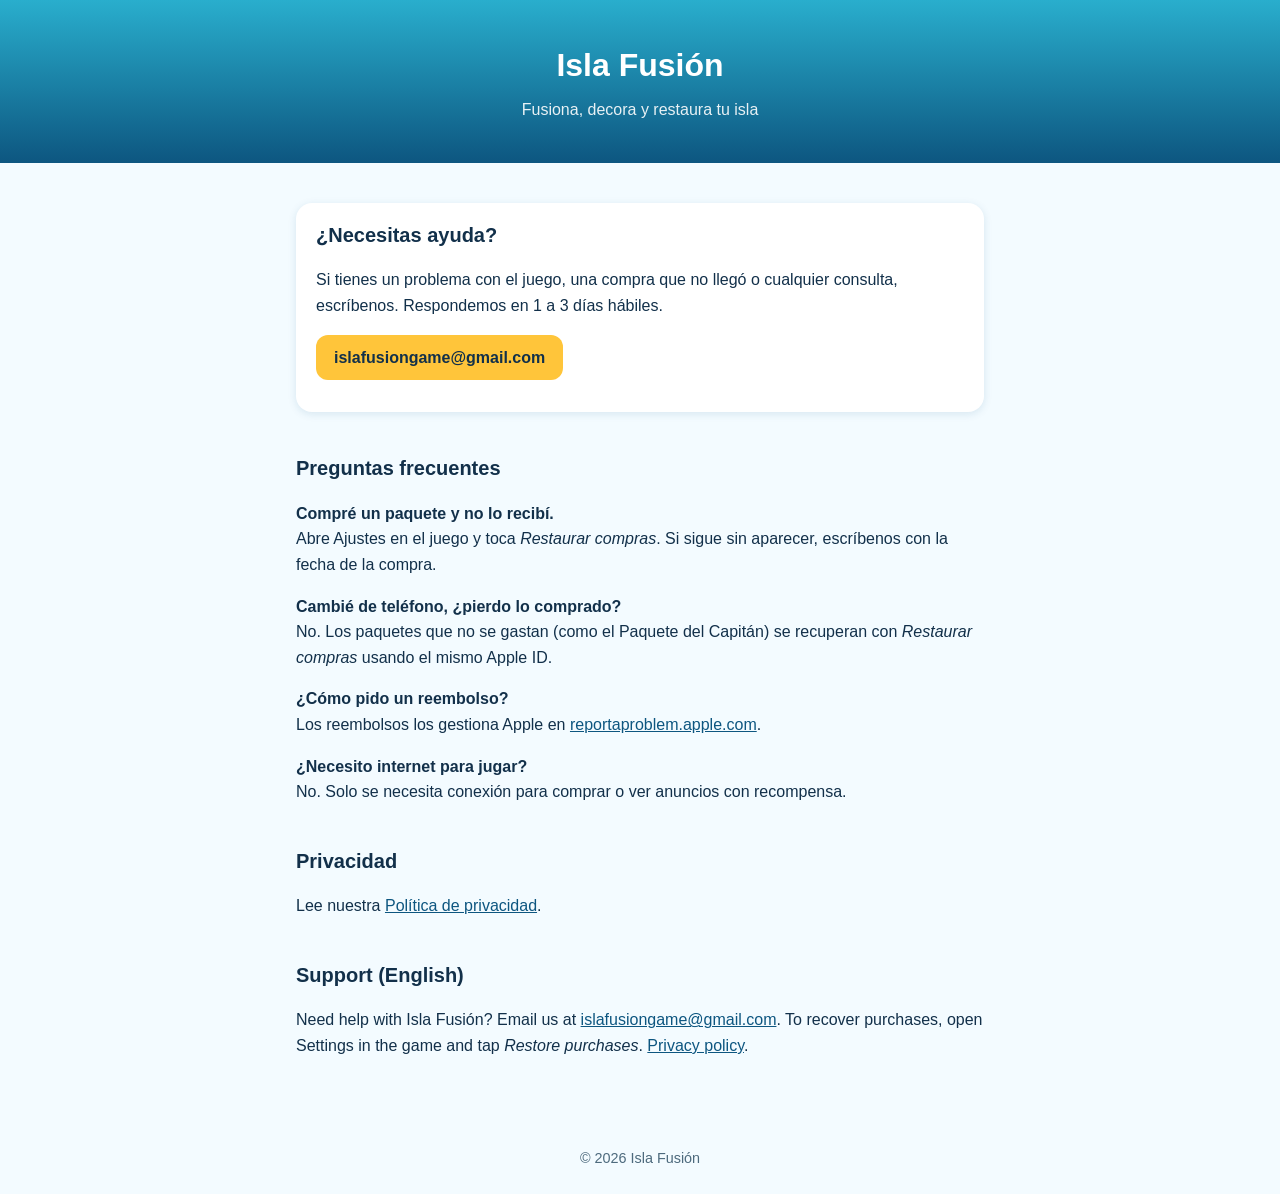
<file: docs/index.html>
<!doctype html>
<html lang="es">
<head>
<meta charset="utf-8">
<meta name="viewport" content="width=device-width,initial-scale=1">
<title>Isla Fusión · Soporte</title>
<link rel="stylesheet" href="estilo.css">
</head>
<body>
<header>
  <h1>Isla Fusión</h1>
  <p>Fusiona, decora y restaura tu isla</p>
</header>
<main>
  <div class="card">
    <h2 style="margin-top:0">¿Necesitas ayuda?</h2>
    <p>Si tienes un problema con el juego, una compra que no llegó o cualquier consulta, escríbenos. Respondemos en 1 a 3 días hábiles.</p>
    <p><a class="mail" href="mailto:islafusiongame@gmail.com">islafusiongame@gmail.com</a></p>
  </div>

  <h2>Preguntas frecuentes</h2>
  <p><strong>Compré un paquete y no lo recibí.</strong><br>Abre Ajustes en el juego y toca <em>Restaurar compras</em>. Si sigue sin aparecer, escríbenos con la fecha de la compra.</p>
  <p><strong>Cambié de teléfono, ¿pierdo lo comprado?</strong><br>No. Los paquetes que no se gastan (como el Paquete del Capitán) se recuperan con <em>Restaurar compras</em> usando el mismo Apple ID.</p>
  <p><strong>¿Cómo pido un reembolso?</strong><br>Los reembolsos los gestiona Apple en <a href="https://reportaproblem.apple.com">reportaproblem.apple.com</a>.</p>
  <p><strong>¿Necesito internet para jugar?</strong><br>No. Solo se necesita conexión para comprar o ver anuncios con recompensa.</p>

  <h2>Privacidad</h2>
  <p>Lee nuestra <a href="privacidad.html">Política de privacidad</a>.</p>

  <h2 lang="en">Support (English)</h2>
  <p lang="en">Need help with Isla Fusión? Email us at <a href="mailto:islafusiongame@gmail.com">islafusiongame@gmail.com</a>. To recover purchases, open Settings in the game and tap <em>Restore purchases</em>. <a href="privacidad.html#en">Privacy policy</a>.</p>
</main>
<footer>© 2026 Isla Fusión</footer>
</body>
</html>
</file>
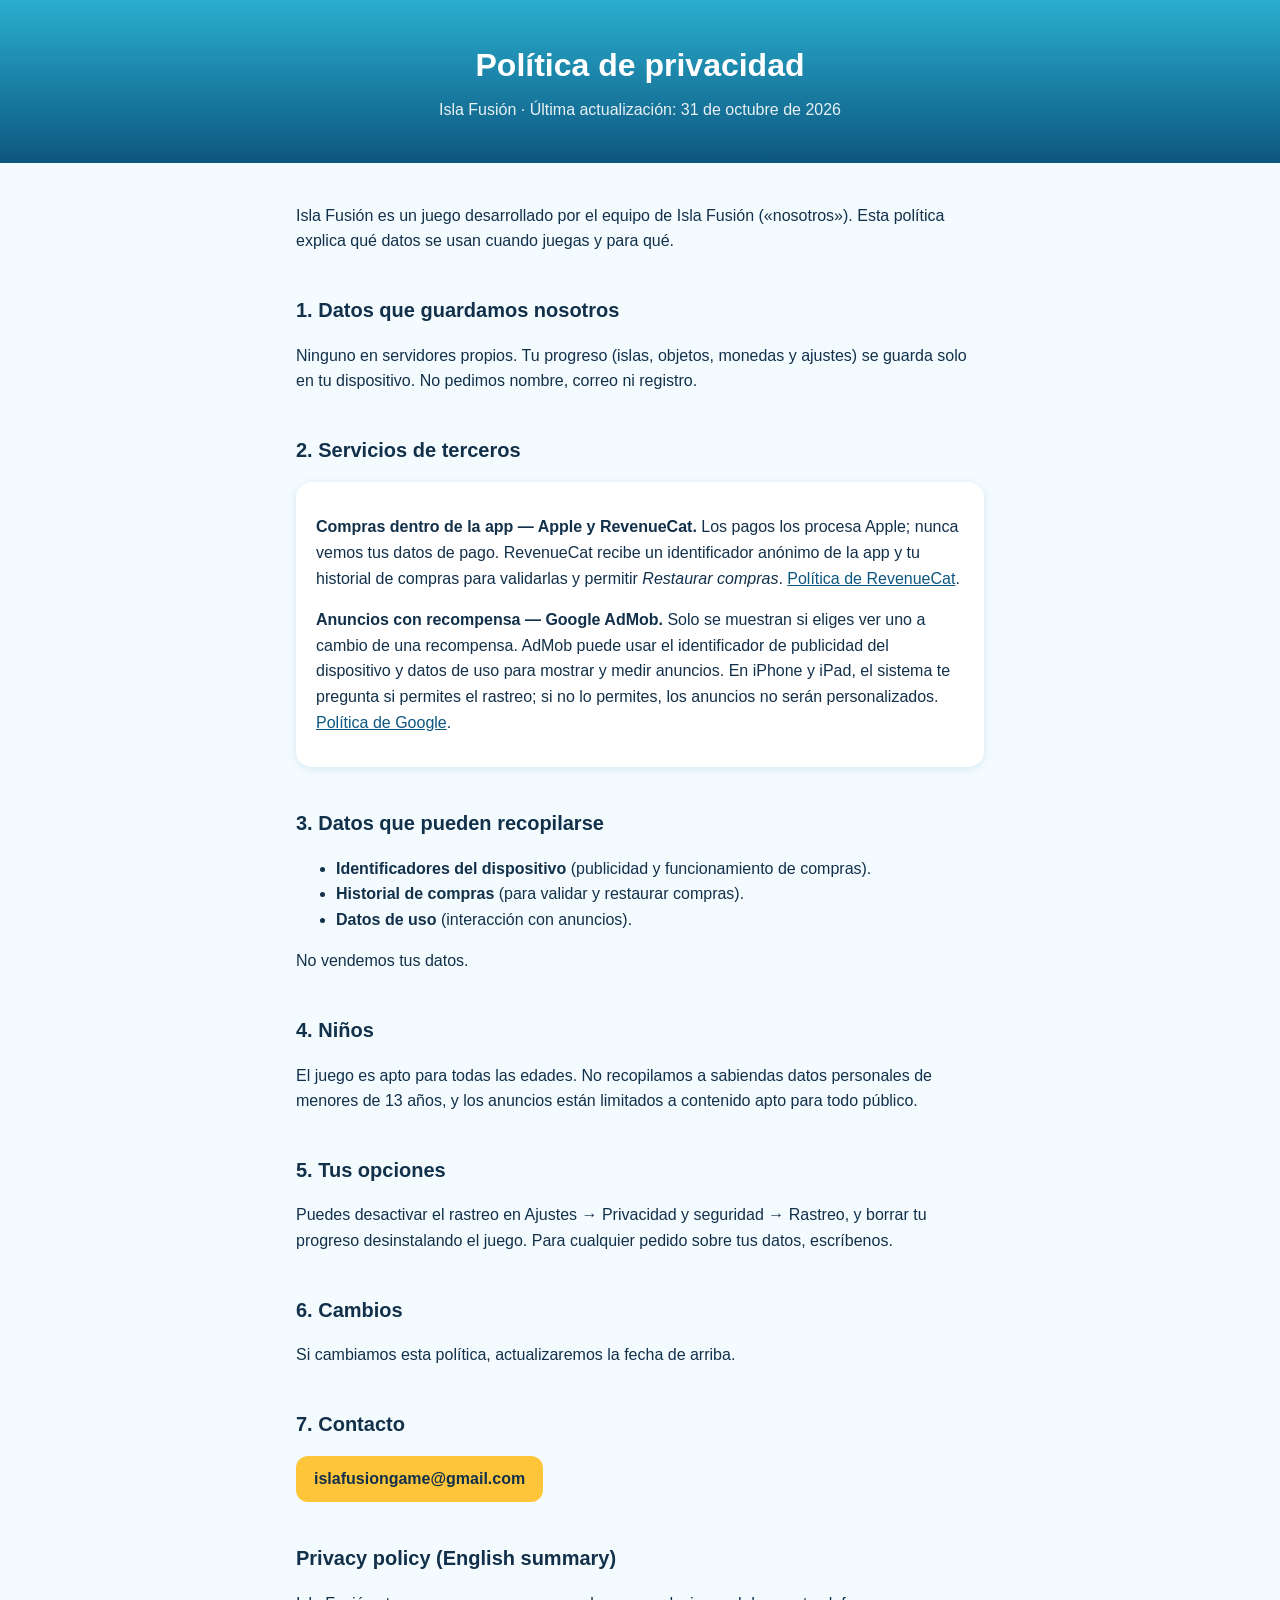
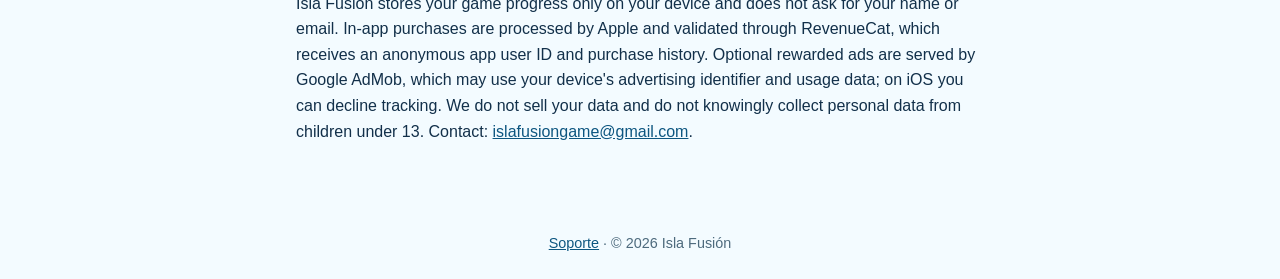
<file: docs/privacidad.html>
<!doctype html>
<html lang="es">
<head>
<meta charset="utf-8">
<meta name="viewport" content="width=device-width,initial-scale=1">
<title>Isla Fusión · Política de privacidad</title>
<link rel="stylesheet" href="estilo.css">
</head>
<body>
<header>
  <h1>Política de privacidad</h1>
  <p>Isla Fusión · Última actualización: 31 de octubre de 2026</p>
</header>
<main>
  <p>Isla Fusión es un juego desarrollado por el equipo de Isla Fusión («nosotros»). Esta política explica qué datos se usan cuando juegas y para qué.</p>

  <h2>1. Datos que guardamos nosotros</h2>
  <p>Ninguno en servidores propios. Tu progreso (islas, objetos, monedas y ajustes) se guarda solo en tu dispositivo. No pedimos nombre, correo ni registro.</p>

  <h2>2. Servicios de terceros</h2>
  <div class="card">
    <p><strong>Compras dentro de la app — Apple y RevenueCat.</strong> Los pagos los procesa Apple; nunca vemos tus datos de pago. RevenueCat recibe un identificador anónimo de la app y tu historial de compras para validarlas y permitir <em>Restaurar compras</em>. <a href="https://www.revenuecat.com/privacy">Política de RevenueCat</a>.</p>
    <p><strong>Anuncios con recompensa — Google AdMob.</strong> Solo se muestran si eliges ver uno a cambio de una recompensa. AdMob puede usar el identificador de publicidad del dispositivo y datos de uso para mostrar y medir anuncios. En iPhone y iPad, el sistema te pregunta si permites el rastreo; si no lo permites, los anuncios no serán personalizados. <a href="https://policies.google.com/privacy">Política de Google</a>.</p>
  </div>

  <h2>3. Datos que pueden recopilarse</h2>
  <ul>
    <li><strong>Identificadores del dispositivo</strong> (publicidad y funcionamiento de compras).</li>
    <li><strong>Historial de compras</strong> (para validar y restaurar compras).</li>
    <li><strong>Datos de uso</strong> (interacción con anuncios).</li>
  </ul>
  <p>No vendemos tus datos.</p>

  <h2>4. Niños</h2>
  <p>El juego es apto para todas las edades. No recopilamos a sabiendas datos personales de menores de 13 años, y los anuncios están limitados a contenido apto para todo público.</p>

  <h2>5. Tus opciones</h2>
  <p>Puedes desactivar el rastreo en Ajustes → Privacidad y seguridad → Rastreo, y borrar tu progreso desinstalando el juego. Para cualquier pedido sobre tus datos, escríbenos.</p>

  <h2>6. Cambios</h2>
  <p>Si cambiamos esta política, actualizaremos la fecha de arriba.</p>

  <h2>7. Contacto</h2>
  <p><a class="mail" href="mailto:islafusiongame@gmail.com">islafusiongame@gmail.com</a></p>

  <h2 id="en" lang="en">Privacy policy (English summary)</h2>
  <div lang="en">
  <p>Isla Fusión stores your game progress only on your device and does not ask for your name or email. In-app purchases are processed by Apple and validated through RevenueCat, which receives an anonymous app user ID and purchase history. Optional rewarded ads are served by Google AdMob, which may use your device's advertising identifier and usage data; on iOS you can decline tracking. We do not sell your data and do not knowingly collect personal data from children under 13. Contact: <a href="mailto:islafusiongame@gmail.com">islafusiongame@gmail.com</a>.</p>
  </div>
</main>
<footer><a href="index.html">Soporte</a> · © 2026 Isla Fusión</footer>
</body>
</html>
</file>
<file: docs/estilo.css>
:root{--sea:#29aecd;--deep:#0d5680;--ink:#12304a;--soft:#4d6a7d;--foam:#f3fbff;--sun:#ffc53a}
*{box-sizing:border-box}
body{margin:0;font:16px/1.6 -apple-system,BlinkMacSystemFont,"Segoe UI",Roboto,sans-serif;color:var(--ink);background:var(--foam)}
header{background:linear-gradient(180deg,var(--sea),var(--deep));color:#fff;padding:40px 16px;text-align:center}
header h1{margin:0;font-size:2rem}
header p{margin:6px 0 0;opacity:.9}
main{max-width:720px;margin:0 auto;padding:24px 16px 48px}
h2{margin-top:2em;font-size:1.25rem}
a{color:var(--deep)}
.card{background:#fff;border-radius:16px;padding:16px 20px;box-shadow:0 2px 8px rgba(13,86,128,.12);margin:16px 0}
.mail{display:inline-block;background:var(--sun);color:var(--ink);padding:10px 18px;border-radius:12px;text-decoration:none;font-weight:700}
footer{text-align:center;color:var(--soft);font-size:.9rem;padding:24px 16px}
</file>
